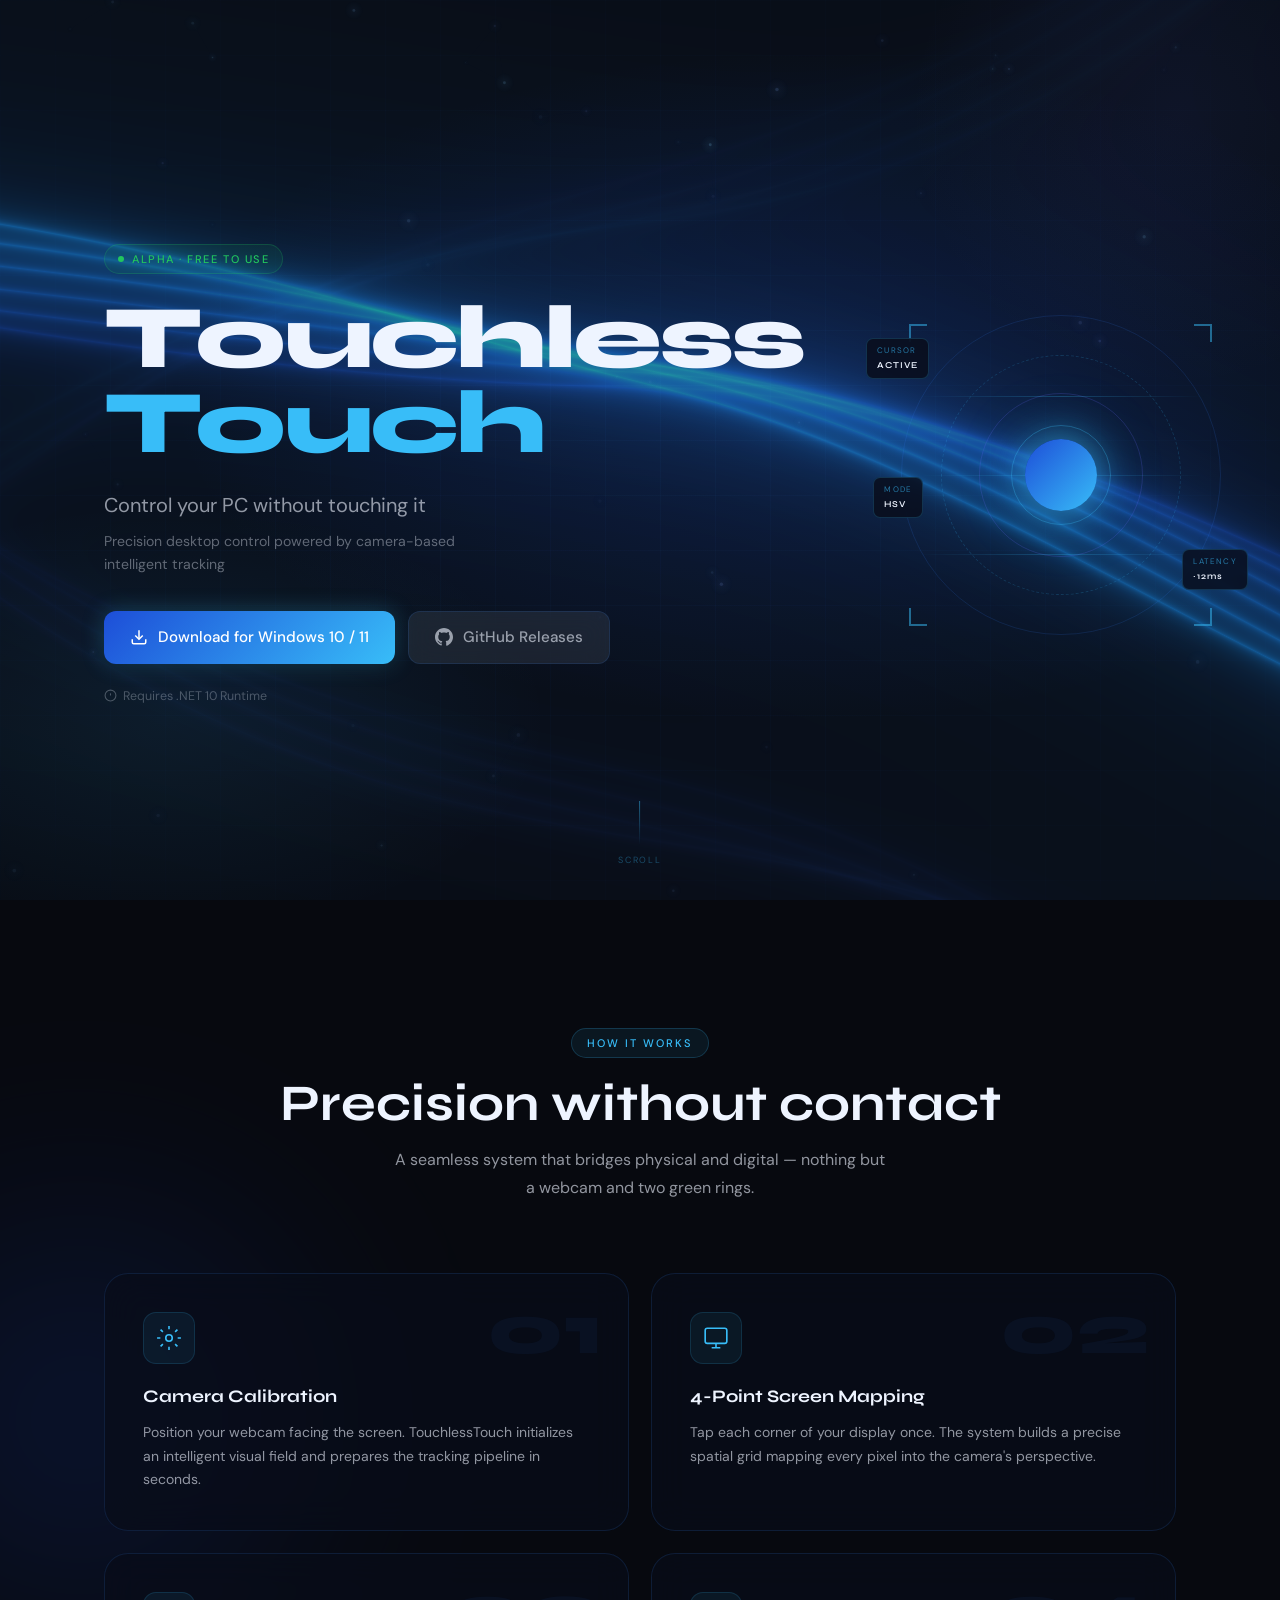
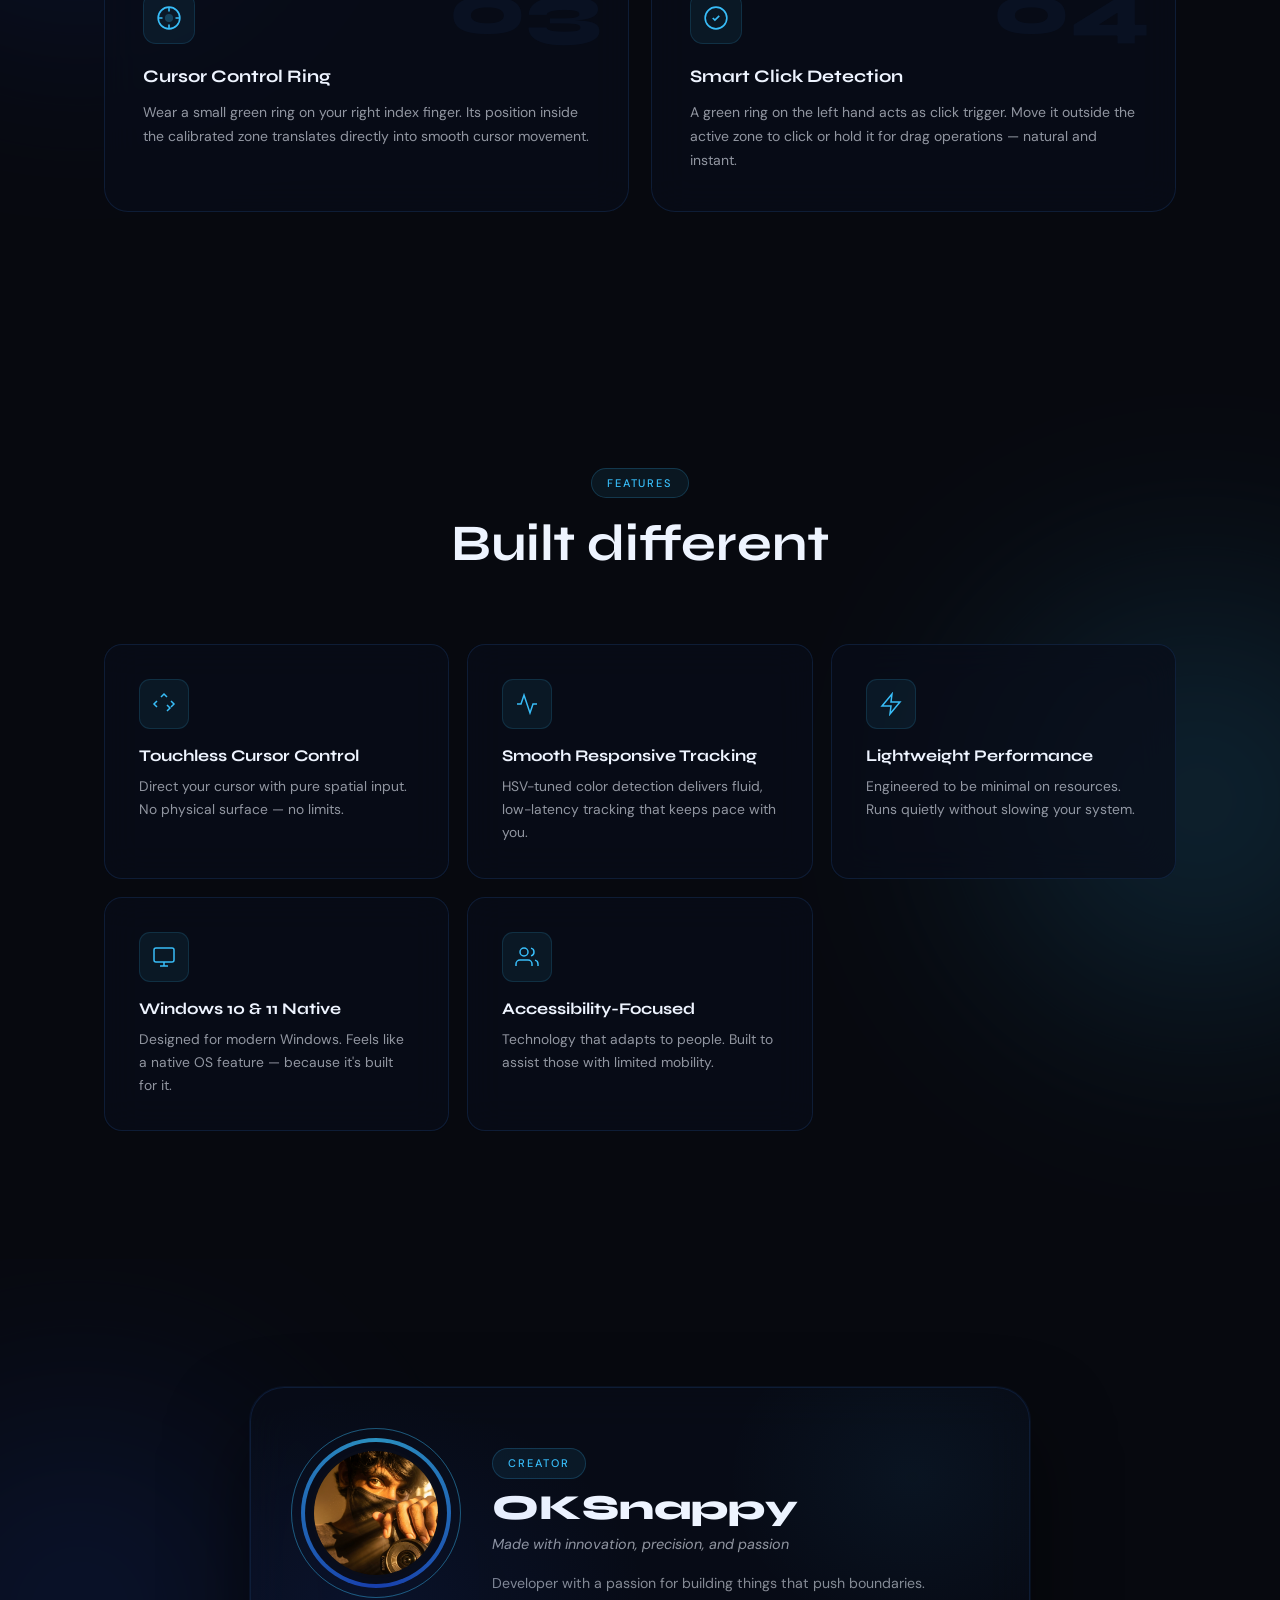
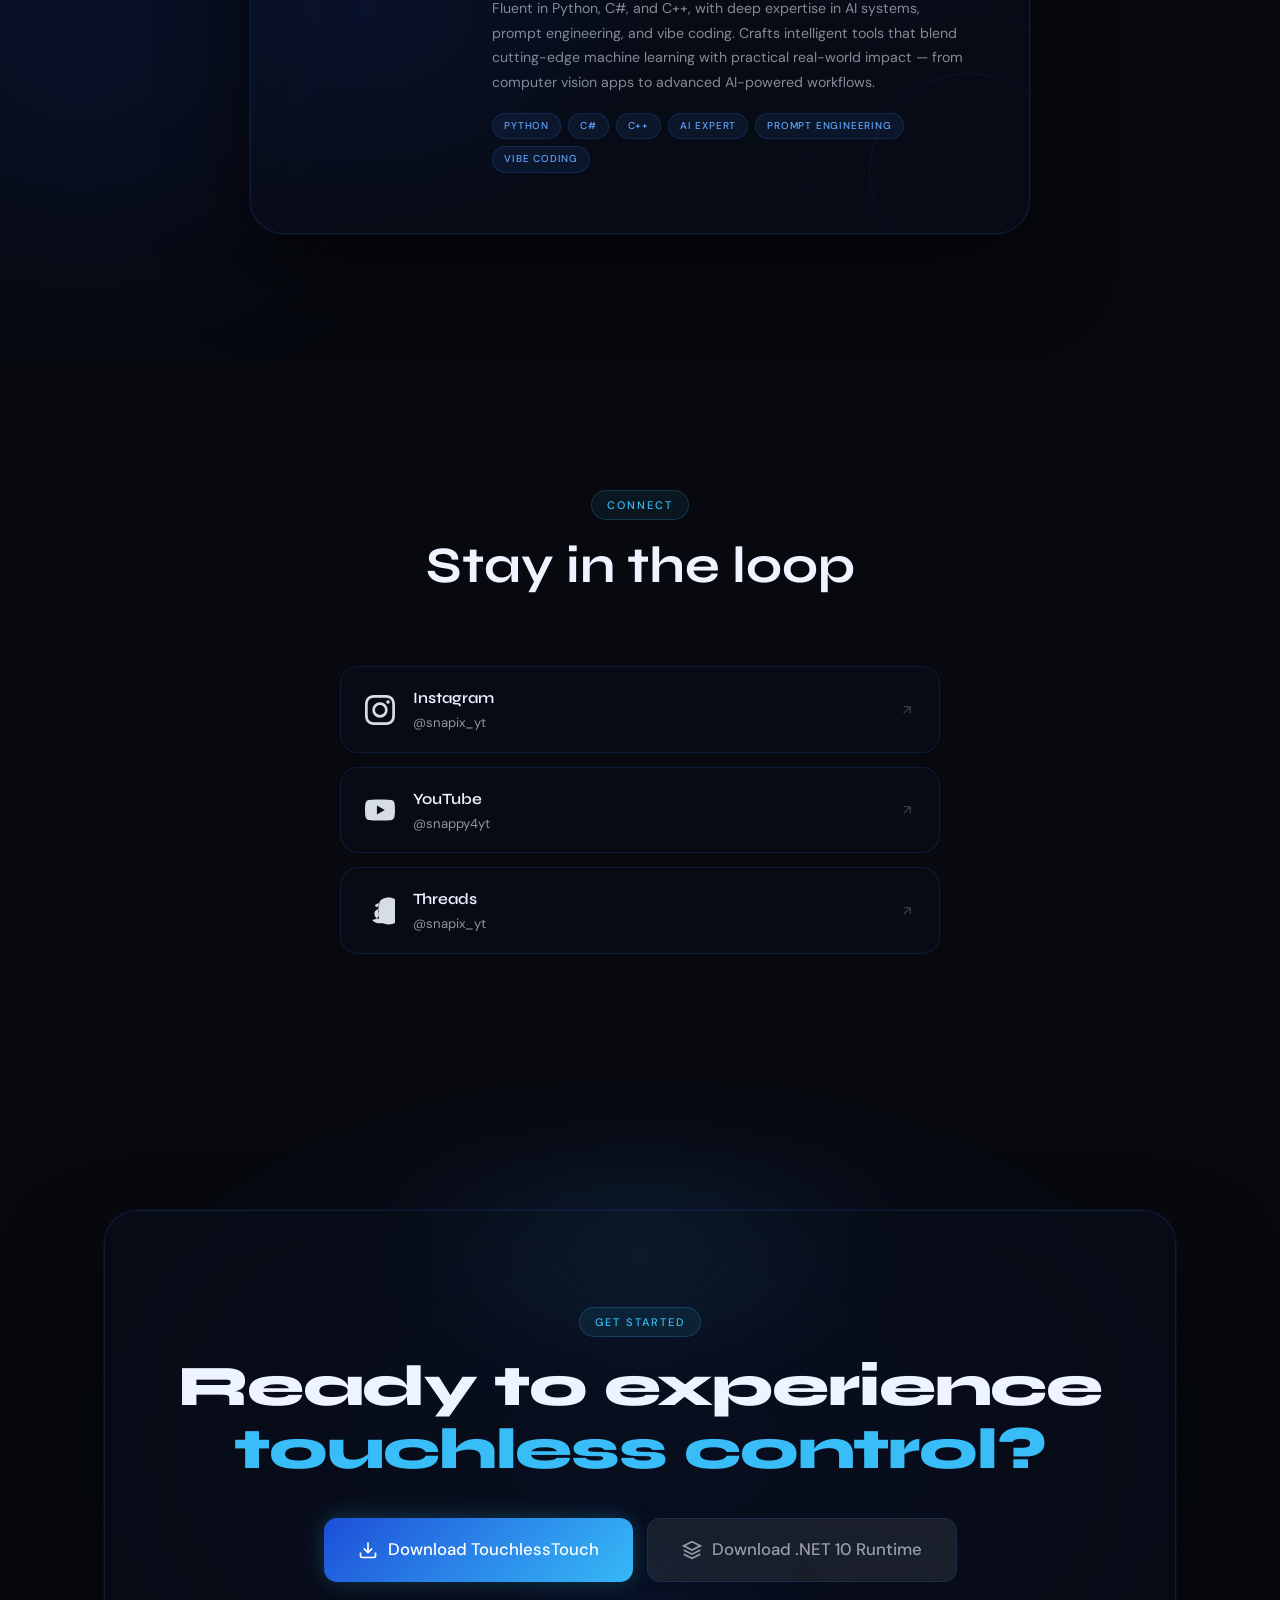
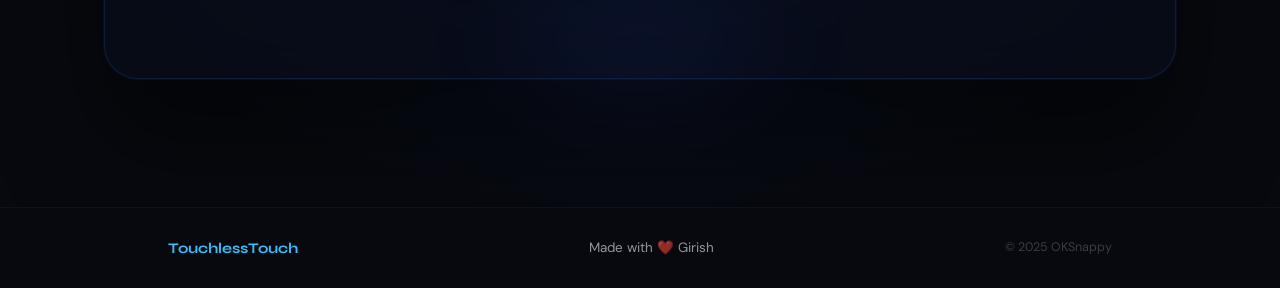
<file: index.html>
<!DOCTYPE html>
<html lang="en">
<head>
  <meta charset="UTF-8" />
  <meta name="viewport" content="width=device-width, initial-scale=1.0" />
  <title>TouchlessTouch — Control Your PC Without Touching It</title>
  <meta name="description" content="Precision desktop control powered by camera-based intelligent tracking." />
  <link rel="preconnect" href="https://fonts.googleapis.com" />
  <link rel="preconnect" href="https://fonts.gstatic.com" crossorigin />
  <link href="https://fonts.googleapis.com/css2?family=Syne:wght@400;600;700;800&family=DM+Sans:opsz,wght@9..40,300;9..40,400;9..40,500&display=swap" rel="stylesheet" />
  <link rel="stylesheet" href="style.css" />
</head>
<body>

  <!-- Custom cursor rings (desktop) -->
  <div class="cur-outer" id="curOuter"></div>
  <div class="cur-inner" id="curInner"></div>

  <!-- Click spark canvas -->
  <canvas id="sparkCanvas"></canvas>

  <!-- Floating lines background canvas (WebGL) -->
  <canvas id="linesCanvas"></canvas>

  <!-- Particle canvas -->
  <canvas id="bgCanvas"></canvas>

  <!-- INTRO TITLE OVERLAY -->
  <div class="intro-overlay" id="introOverlay">
    <div class="intro-content">
      <div class="intro-title" id="introTitle">
        <span class="iw">Touchless</span><span class="iw ia">Touch</span>
      </div>
      <div class="intro-sub" id="introSub">Control your PC without touching it</div>
      <div class="intro-progress">
        <div class="intro-bar" id="introBar"></div>
      </div>
    </div>
  </div>

  <!-- HERO -->
  <section class="hero" id="hero">
    <div class="hero-mesh"></div>
    <div class="hero-grid"></div>
    <div class="hero-inner">
      <div class="hero-text">
        <div class="badge reveal-up d0"><span class="bdot"></span>Alpha · Free to Use</div>
        <h1 class="hero-h reveal-up d1"><span>Touchless</span><br/><span class="ac">Touch</span></h1>
        <p class="hero-sub reveal-up d2">Control your PC without touching it</p>
        <p class="hero-micro reveal-up d3">Precision desktop control powered by camera-based intelligent tracking</p>
        <div class="hero-btns reveal-up d4">
          <a href="https://github.com/Snapix/TouchlessTouch/releases" class="btn bp" target="_blank" rel="noopener">
            <span class="bshine"></span>
            <svg width="18" height="18" viewBox="0 0 24 24" fill="none" stroke="currentColor" stroke-width="2"><path d="M21 15v4a2 2 0 0 1-2 2H5a2 2 0 0 1-2-2v-4"/><polyline points="7 10 12 15 17 10"/><line x1="12" y1="15" x2="12" y2="3"/></svg>
            Download for Windows 10 / 11
          </a>
          <a href="https://github.com/Snapix/TouchlessTouch/releases" class="btn bg" target="_blank" rel="noopener">
            <svg width="18" height="18" viewBox="0 0 24 24" fill="currentColor"><path d="M12 0C5.37 0 0 5.37 0 12c0 5.3 3.438 9.8 8.205 11.387.6.113.82-.258.82-.577 0-.285-.01-1.04-.015-2.04-3.338.724-4.042-1.61-4.042-1.61C4.422 18.07 3.633 17.7 3.633 17.7c-1.087-.744.084-.729.084-.729 1.205.084 1.838 1.236 1.838 1.236 1.07 1.835 2.809 1.305 3.495.998.108-.776.417-1.305.76-1.605-2.665-.3-5.466-1.332-5.466-5.93 0-1.31.465-2.38 1.235-3.22-.135-.303-.54-1.523.105-3.176 0 0 1.005-.322 3.3 1.23.96-.267 1.98-.399 3-.405 1.02.006 2.04.138 3 .405 2.28-1.552 3.285-1.23 3.285-1.23.645 1.653.24 2.873.12 3.176.765.84 1.23 1.91 1.23 3.22 0 4.61-2.805 5.625-5.475 5.92.42.36.81 1.096.81 2.22 0 1.606-.015 2.896-.015 3.286 0 .315.21.69.825.57C20.565 21.795 24 17.295 24 12c0-6.63-5.37-12-12-12"/></svg>
            GitHub Releases
          </a>
        </div>
        <p class="sysreq reveal-up d5">
          <svg width="13" height="13" viewBox="0 0 24 24" fill="none" stroke="currentColor" stroke-width="2"><circle cx="12" cy="12" r="10"/><line x1="12" y1="8" x2="12" y2="12"/><line x1="12" y1="16" x2="12.01" y2="16"/></svg>
          Requires .NET 10 Runtime
        </p>
      </div>

      <div class="hero-vis reveal-up d2" id="heroVis">
        <div class="vis-frame">
          <div class="vis-orb"></div>
          <div class="vis-ring vr1"></div>
          <div class="vis-ring vr2"></div>
          <div class="vis-ring vr3"></div>
          <div class="vis-ring vr4"></div>
          <div class="vis-hline vhl1"></div>
          <div class="vis-hline vhl2"></div>
          <div class="vis-hline vhl3"></div>
          <div class="vis-corner vc-tl"></div>
          <div class="vis-corner vc-tr"></div>
          <div class="vis-corner vc-bl"></div>
          <div class="vis-corner vc-br"></div>
          <div class="vis-chip vchip1"><span>CURSOR</span><em>ACTIVE</em></div>
          <div class="vis-chip vchip2"><span>LATENCY</span><em>~12ms</em></div>
          <div class="vis-chip vchip3"><span>MODE</span><em>HSV</em></div>
        </div>
      </div>
    </div>
    <div class="scroll-hint"><div class="shl"></div><span>scroll</span></div>
  </section>

  <!-- HOW IT WORKS -->
  <section class="hiw section-pad" id="howItWorks">
    <div class="sglow sg-left"></div>
    <div class="container">
      <div class="sh reveal-up">
        <div class="ltag">How It Works</div>
        <h2 class="stitle">Precision without contact</h2>
        <p class="sdesc">A seamless system that bridges physical and digital — nothing but a webcam and two green rings.</p>
      </div>
      <div class="steps-grid">
        <div class="step-card reveal-side d0" data-n="01">
          <div class="si"><svg width="26" height="26" viewBox="0 0 24 24" fill="none" stroke="currentColor" stroke-width="1.5"><circle cx="12" cy="12" r="3"/><path d="M12 1v3M12 20v3M4.22 4.22l2.12 2.12M17.66 17.66l2.12 2.12M1 12h3M20 12h3M4.22 19.78l2.12-2.12M17.66 6.34l2.12-2.12"/></svg></div>
          <h3>Camera Calibration</h3>
          <p>Position your webcam facing the screen. TouchlessTouch initializes an intelligent visual field and prepares the tracking pipeline in seconds.</p>
        </div>
        <div class="step-card reveal-side d1" data-n="02">
          <div class="si"><svg width="26" height="26" viewBox="0 0 24 24" fill="none" stroke="currentColor" stroke-width="1.5"><rect x="2" y="3" width="20" height="14" rx="2"/><line x1="8" y1="21" x2="16" y2="21"/><line x1="12" y1="17" x2="12" y2="21"/></svg></div>
          <h3>4-Point Screen Mapping</h3>
          <p>Tap each corner of your display once. The system builds a precise spatial grid mapping every pixel into the camera's perspective.</p>
        </div>
        <div class="step-card reveal-side d2" data-n="03">
          <div class="si"><svg width="26" height="26" viewBox="0 0 24 24" fill="none" stroke="currentColor" stroke-width="1.5"><circle cx="12" cy="12" r="10"/><circle cx="12" cy="12" r="3" fill="currentColor" opacity=".25"/><path d="M12 2v4M12 18v4M2 12h4M18 12h4"/></svg></div>
          <h3>Cursor Control Ring</h3>
          <p>Wear a small green ring on your right index finger. Its position inside the calibrated zone translates directly into smooth cursor movement.</p>
        </div>
        <div class="step-card reveal-side d3" data-n="04">
          <div class="si"><svg width="26" height="26" viewBox="0 0 24 24" fill="none" stroke="currentColor" stroke-width="1.5"><path d="M9 12l2 2 4-4"/><circle cx="12" cy="12" r="10"/></svg></div>
          <h3>Smart Click Detection</h3>
          <p>A green ring on the left hand acts as click trigger. Move it outside the active zone to click or hold it for drag operations — natural and instant.</p>
        </div>
      </div>
    </div>
  </section>

  <!-- FEATURES -->
  <section class="features section-pad" id="features">
    <div class="sglow sg-right"></div>
    <div class="container">
      <div class="sh reveal-up">
        <div class="ltag">Features</div>
        <h2 class="stitle">Built different</h2>
      </div>
      <div class="feat-grid">
        <div class="fc reveal-scale d0"><div class="fcg"></div><div class="fi"><svg width="24" height="24" viewBox="0 0 24 24" fill="none" stroke="currentColor" stroke-width="1.5"><path d="M5 9l-3 3 3 3M9 5l3-3 3 3M15 19l3-3-3-3M19 9l3 3-3 3"/></svg></div><h3>Touchless Cursor Control</h3><p>Direct your cursor with pure spatial input. No physical surface — no limits.</p></div>
        <div class="fc reveal-scale d1"><div class="fcg"></div><div class="fi"><svg width="24" height="24" viewBox="0 0 24 24" fill="none" stroke="currentColor" stroke-width="1.5"><polyline points="22 12 18 12 15 21 9 3 6 12 2 12"/></svg></div><h3>Smooth Responsive Tracking</h3><p>HSV-tuned color detection delivers fluid, low-latency tracking that keeps pace with you.</p></div>
        <div class="fc reveal-scale d2"><div class="fcg"></div><div class="fi"><svg width="24" height="24" viewBox="0 0 24 24" fill="none" stroke="currentColor" stroke-width="1.5"><path d="M13 2L3 14h9l-1 8 10-12h-9l1-8z"/></svg></div><h3>Lightweight Performance</h3><p>Engineered to be minimal on resources. Runs quietly without slowing your system.</p></div>
        <div class="fc reveal-scale d3"><div class="fcg"></div><div class="fi"><svg width="24" height="24" viewBox="0 0 24 24" fill="none" stroke="currentColor" stroke-width="1.5"><rect x="2" y="3" width="20" height="14" rx="2"/><path d="M8 21h8M12 17v4"/></svg></div><h3>Windows 10 &amp; 11 Native</h3><p>Designed for modern Windows. Feels like a native OS feature — because it's built for it.</p></div>
        <div class="fc reveal-scale d4"><div class="fcg"></div><div class="fi"><svg width="24" height="24" viewBox="0 0 24 24" fill="none" stroke="currentColor" stroke-width="1.5"><path d="M17 21v-2a4 4 0 0 0-4-4H5a4 4 0 0 0-4 4v2"/><circle cx="9" cy="7" r="4"/><path d="M23 21v-2a4 4 0 0 0-3-3.87M16 3.13a4 4 0 0 1 0 7.75"/></svg></div><h3>Accessibility-Focused</h3><p>Technology that adapts to people. Built to assist those with limited mobility.</p></div>
      </div>
    </div>
  </section>

  <!-- CREATOR -->
  <section class="creator section-pad" id="creator">
    <div class="sglow sg-left"></div>
    <div class="container">
      <div class="creator-card reveal-up">
        <div class="cc-blur"></div>
        <div class="cc-avatar-wrap" id="avatarWrap">
          <div class="cc-ring-outer"></div>
          <div class="cc-ring-inner"></div>
          <div class="cc-pulse"></div>
          <img src="profile.jpeg" alt="OKSnappy" class="cc-img" id="creatorImg" />
          <div class="cc-fallback">
            <svg width="52" height="52" viewBox="0 0 24 24" fill="none" stroke="currentColor" stroke-width="1.5"><path d="M20 21v-2a4 4 0 0 0-4-4H8a4 4 0 0 0-4 4v2"/><circle cx="12" cy="7" r="4"/></svg>
          </div>
        </div>
        <div class="cc-info">
          <div class="ltag">Creator</div>
          <h2 class="cc-name">OKSnappy</h2>
          <p class="cc-role">Made with innovation, precision, and passion</p>
          <p class="cc-bio">Developer with a passion for building things that push boundaries. Fluent in Python, C#, and C++, with deep expertise in AI systems, prompt engineering, and vibe coding. Crafts intelligent tools that blend cutting-edge machine learning with practical real-world impact — from computer vision apps to advanced AI-powered workflows.</p>
          <div class="cc-tags">
            <span>Python</span><span>C#</span><span>C++</span><span>AI Expert</span><span>Prompt Engineering</span><span>Vibe Coding</span>
          </div>
        </div>
        <div class="cc-deco"><div class="cd1"></div><div class="cd2"></div></div>
      </div>
    </div>
  </section>

  <!-- SOCIAL -->
  <section class="social section-pad" id="social">
    <div class="container">
      <div class="sh reveal-up"><div class="ltag">Connect</div><h2 class="stitle">Stay in the loop</h2></div>
      <div class="soc-grid">
        <a href="https://instagram.com/snapix_yt" class="soc-card reveal-scale d0" target="_blank" rel="noopener">
          <div class="scg" style="--sg:#e1306c"></div>
          <svg class="soc-ico" viewBox="0 0 24 24" fill="currentColor"><path d="M12 2.163c3.204 0 3.584.012 4.85.07 3.252.148 4.771 1.691 4.919 4.919.058 1.265.069 1.645.069 4.849 0 3.205-.012 3.584-.069 4.849-.149 3.225-1.664 4.771-4.919 4.919-1.266.058-1.644.07-4.85.07-3.204 0-3.584-.012-4.849-.07-3.26-.149-4.771-1.699-4.919-4.92-.058-1.265-.07-1.644-.07-4.849 0-3.204.013-3.583.07-4.849.149-3.227 1.664-4.771 4.919-4.919 1.266-.057 1.645-.069 4.849-.069zM12 0C8.741 0 8.333.014 7.053.072 2.695.272.273 2.69.073 7.052.014 8.333 0 8.741 0 12c0 3.259.014 3.668.072 4.948.2 4.358 2.618 6.78 6.98 6.98C8.333 23.986 8.741 24 12 24c3.259 0 3.668-.014 4.948-.072 4.354-.2 6.782-2.618 6.979-6.98.059-1.28.073-1.689.073-4.948 0-3.259-.014-3.667-.072-4.947-.196-4.354-2.617-6.78-6.979-6.98C15.668.014 15.259 0 12 0zm0 5.838a6.162 6.162 0 1 0 0 12.324 6.162 6.162 0 0 0 0-12.324zM12 16a4 4 0 1 1 0-8 4 4 0 0 1 0 8zm6.406-11.845a1.44 1.44 0 1 0 0 2.881 1.44 1.44 0 0 0 0-2.881z"/></svg>
          <div class="sot"><span class="son">Instagram</span><span class="soh">@snapix_yt</span></div>
          <svg class="soa" width="16" height="16" viewBox="0 0 24 24" fill="none" stroke="currentColor" stroke-width="2"><path d="M7 17L17 7M17 7H7M17 7v10"/></svg>
        </a>
        <a href="https://www.youtube.com/@snappy4yt" class="soc-card reveal-scale d1" target="_blank" rel="noopener">
          <div class="scg" style="--sg:#ff0000"></div>
          <svg class="soc-ico" viewBox="0 0 24 24" fill="currentColor"><path d="M23.498 6.186a3.016 3.016 0 0 0-2.122-2.136C19.505 3.545 12 3.545 12 3.545s-7.505 0-9.377.505A3.017 3.017 0 0 0 .502 6.186C0 8.07 0 12 0 12s0 3.93.502 5.814a3.016 3.016 0 0 0 2.122 2.136c1.871.505 9.376.505 9.376.505s7.505 0 9.377-.505a3.015 3.015 0 0 0 2.122-2.136C24 15.93 24 12 24 12s0-3.93-.502-5.814zM9.545 15.568V8.432L15.818 12l-6.273 3.568z"/></svg>
          <div class="sot"><span class="son">YouTube</span><span class="soh">@snappy4yt</span></div>
          <svg class="soa" width="16" height="16" viewBox="0 0 24 24" fill="none" stroke="currentColor" stroke-width="2"><path d="M7 17L17 7M17 7H7M17 7v10"/></svg>
        </a>
        <a href="https://www.threads.com/@snapix_yt" class="soc-card reveal-scale d2" target="_blank" rel="noopener">
          <div class="scg" style="--sg:#aaaaff"></div>
          <svg class="soc-ico" viewBox="0 0 192 192" fill="currentColor"><path d="M141.537 88.988a66.667 66.667 0 0 0-2.518-1.143c-1.482-27.307-16.403-42.94-41.457-43.1h-.34c-14.986 0-27.449 6.396-35.12 18.036l13.779 9.452c5.73-8.695 14.724-10.548 21.348-10.548h.23c8.248.053 14.474 2.452 18.502 7.13 2.932 3.405 4.893 8.11 5.864 14.05-7.314-1.244-15.224-1.626-23.68-1.14-23.82 1.371-39.134 15.264-38.105 34.568.522 9.792 5.4 18.216 13.735 23.719 7.047 4.652 16.124 6.927 25.557 6.412 12.458-.683 22.231-5.436 29.049-14.127 5.178-6.6 8.452-15.153 9.899-25.93 5.937 3.583 10.337 8.298 12.767 13.966 4.132 9.635 4.373 25.468-8.546 38.376-11.319 11.308-24.925 16.2-45.488 16.351-22.809-.169-40.06-7.484-51.275-21.742C91.021 146.302 87 127.005 87 96.001c0-31.003 4.021-50.301 13.245-64.371C111.46 17.371 128.711 10.056 151.52 9.887c22.976.17 40.86 7.518 53.164 21.836C212.033 44.498 216 63.831 216 96.001c0 32.169-3.967 51.502-11.316 64.278-12.304 14.318-30.188 21.666-53.164 21.836-23.81-.17-42.058-7.501-54.35-21.836C88.924 147.504 84.958 128.17 84.958 96.001c0-32.17 3.966-51.503 11.312-64.278 12.294-14.335 30.54-21.666 54.35-21.836Z"/></svg>
          <div class="sot"><span class="son">Threads</span><span class="soh">@snapix_yt</span></div>
          <svg class="soa" width="16" height="16" viewBox="0 0 24 24" fill="none" stroke="currentColor" stroke-width="2"><path d="M7 17L17 7M17 7H7M17 7v10"/></svg>
        </a>
      </div>
    </div>
  </section>

  <!-- DOWNLOAD CTA -->
  <section class="dl-cta section-pad" id="download">
    <div class="cta-mesh"></div>
    <div class="container">
      <div class="cta-box reveal-up">
        <div class="cta-gt"></div>
        <div class="ltag">Get Started</div>
        <h2 class="cta-h">Ready to experience<br/><span class="ac">touchless control?</span></h2>
        <div class="cta-btns">
          <a href="https://github.com/Snapix/TouchlessTouch/releases" class="btn bp blg" target="_blank" rel="noopener">
            <span class="bshine"></span>
            <svg width="20" height="20" viewBox="0 0 24 24" fill="none" stroke="currentColor" stroke-width="2"><path d="M21 15v4a2 2 0 0 1-2 2H5a2 2 0 0 1-2-2v-4"/><polyline points="7 10 12 15 17 10"/><line x1="12" y1="15" x2="12" y2="3"/></svg>
            Download TouchlessTouch
          </a>
          <a href="https://dotnet.microsoft.com/en-us/download/dotnet/10.0" class="btn bg blg" target="_blank" rel="noopener">
            <svg width="20" height="20" viewBox="0 0 24 24" fill="none" stroke="currentColor" stroke-width="2"><path d="M12 2L2 7l10 5 10-5-10-5z"/><path d="M2 17l10 5 10-5M2 12l10 5 10-5"/></svg>
            Download .NET 10 Runtime
          </a>
        </div>
        <div class="cta-gb"></div>
      </div>
    </div>
  </section>

  <!-- FOOTER -->
  <footer class="footer">
    <div class="container">
      <div class="footer-in">
        <span class="flogo">TouchlessTouch</span>
        <span class="flove">Made with ❤️ Girish</span>
        <span class="fcopy">© 2025 OKSnappy</span>
      </div>
    </div>
  </footer>

  <script src="script.js"></script>
</body>
</html>
</file>
<file: style.css>
/* ── RESET ── */
*,*::before,*::after{box-sizing:border-box;margin:0;padding:0}
:root{
  --b0:#07090f;--b1:#090d1a;--b2:#0d1525;--b3:#112040;
  --b4:#1a3a6b;--b5:#1d4ed8;--b6:#3b82f6;--b7:#60a5fa;
  --neon:#38bdf8;--neon2:rgba(56,189,248,.18);--neon3:rgba(56,189,248,.35);
  --g:#22c55e;
  --w:#eef4ff;--w6:rgba(238,244,255,.6);--w2:rgba(238,244,255,.2);--w08:rgba(238,244,255,.08);--w04:rgba(238,244,255,.04);
  --glass:rgba(9,13,26,.72);--gb:rgba(56,130,240,.15);--gbh:rgba(56,189,248,.35);
  --r-sm:10px;--r-md:18px;--r-lg:24px;--r-xl:34px;
  --fh:'Syne',sans-serif;--fb:'DM Sans',sans-serif;
  --sp:clamp(80px,10vw,130px);--cw:1200px;
}
html{scroll-behavior:smooth}
body{background:var(--b0);color:var(--w);font-family:var(--fb);font-size:16px;line-height:1.65;overflow-x:hidden;-webkit-font-smoothing:antialiased;cursor:none}
a{text-decoration:none;color:inherit}
img{max-width:100%;display:block}

/* ── CURSOR (desktop) ── */
.cur-outer,.cur-inner{
  position:fixed;border-radius:50%;pointer-events:none;z-index:9999;top:0;left:0;
  transform:translate(-50%,-50%);transition-property:width,height,opacity;
}
.cur-outer{
  width:38px;height:38px;border:1.5px solid rgba(56,189,248,.5);
  transition:width .25s,height .25s,border-color .25s,transform .12s ease;
  mix-blend-mode:normal;
}
.cur-inner{
  width:8px;height:8px;background:var(--neon);
  transition:transform .06s ease,width .15s,height .15s;
  box-shadow:0 0 10px var(--neon),0 0 20px rgba(56,189,248,.4);
}
body.hovering .cur-outer{width:56px;height:56px;border-color:var(--neon);border-width:2px}
body.clicking .cur-inner{width:4px;height:4px}
@media(hover:none){.cur-outer,.cur-inner{display:none}}

/* ── CANVASES ── */
#sparkCanvas,#linesCanvas,#bgCanvas{
  position:fixed;inset:0;width:100%;height:100%;pointer-events:none;
}
#linesCanvas{z-index:1;opacity:.55;mix-blend-mode:screen}
#bgCanvas{z-index:2;opacity:.45}
#sparkCanvas{z-index:9998}

/* ── INTRO OVERLAY ── */
.intro-overlay{
  position:fixed;inset:0;z-index:9000;
  background:var(--b0);
  display:flex;align-items:center;justify-content:center;
  flex-direction:column;
  transition:opacity .8s ease,visibility .8s ease;
}
.intro-overlay.gone{opacity:0;visibility:hidden;pointer-events:none}
.intro-content{text-align:center}
.intro-title{
  font-family:var(--fh);font-size:clamp(3rem,10vw,8rem);
  font-weight:800;letter-spacing:-.04em;line-height:1;
  margin-bottom:16px;
  filter:blur(20px);opacity:0;
  animation:introBlurIn 1.2s cubic-bezier(.22,1,.36,1) .3s forwards;
}
.intro-title .iw{color:var(--w)}
.intro-title .ia{color:var(--neon);margin-left:.12em}
.intro-sub{
  font-size:clamp(.9rem,2vw,1.1rem);color:var(--w6);letter-spacing:.04em;
  opacity:0;animation:introFadeUp .8s ease 1.2s forwards;
  margin-bottom:28px;
}
.intro-progress{
  width:180px;height:2px;background:rgba(56,189,248,.12);
  border-radius:2px;margin:0 auto;overflow:hidden;
}
.intro-bar{
  height:100%;width:0;background:linear-gradient(90deg,var(--b5),var(--neon));
  animation:introProgress 3.5s cubic-bezier(.4,0,.2,1) .5s forwards;
}
@keyframes introBlurIn{
  0%{filter:blur(20px);opacity:0;transform:scale(.96)}
  60%{filter:blur(0px);opacity:1;transform:scale(1.02)}
  100%{filter:blur(0px);opacity:1;transform:scale(1)}
}
@keyframes introFadeUp{from{opacity:0;transform:translateY(12px)}to{opacity:1;transform:none}}
@keyframes introProgress{from{width:0}to{width:100%}}

/* ── CONTAINER ── */
.container{max-width:var(--cw);margin:0 auto;padding:0 clamp(20px,5vw,64px);position:relative;z-index:3}
.section-pad{padding:var(--sp) 0;position:relative;overflow:hidden}

/* ── SECTION GLOWS ── */
.sglow{position:absolute;width:600px;height:600px;border-radius:50%;pointer-events:none;z-index:0;filter:blur(110px);opacity:.22}
.sg-left{background:radial-gradient(circle,var(--b5) 0%,transparent 70%);left:-220px;top:50%;transform:translateY(-50%)}
.sg-right{background:radial-gradient(circle,var(--neon) 0%,transparent 70%);right:-220px;top:50%;transform:translateY(-50%)}

/* ── SECTION HEADER ── */
.sh{text-align:center;margin-bottom:clamp(48px,6vw,72px)}
.ltag{
  display:inline-flex;align-items:center;gap:8px;
  font-size:11px;font-weight:500;letter-spacing:.18em;text-transform:uppercase;
  color:var(--neon);background:rgba(56,189,248,.08);border:1px solid rgba(56,189,248,.2);
  padding:5px 15px;border-radius:100px;margin-bottom:18px;
}
.stitle{font-family:var(--fh);font-size:clamp(2rem,4vw,3.2rem);font-weight:700;color:var(--w);line-height:1.1;margin-bottom:14px}
.sdesc{font-size:1rem;color:var(--w6);max-width:500px;margin:0 auto;line-height:1.7}
.ac{color:var(--neon)}

/* ── REVEAL ANIMATIONS ── */
.reveal-up,.reveal-side,.reveal-scale{
  opacity:0;
  transition:opacity .75s cubic-bezier(.22,1,.36,1),transform .75s cubic-bezier(.22,1,.36,1);
}
.reveal-up{transform:translateY(36px)}
.reveal-side{transform:translateX(-28px)}
.reveal-scale{transform:translateY(28px) scale(.95)}
.revealed.reveal-up{opacity:1;transform:none}
.revealed.reveal-side{opacity:1;transform:none}
.revealed.reveal-scale{opacity:1;transform:none}
.d0{transition-delay:0s}.d1{transition-delay:.1s}.d2{transition-delay:.2s}
.d3{transition-delay:.3s}.d4{transition-delay:.4s}.d5{transition-delay:.5s}

/* ── BUTTONS ── */
.btn{
  display:inline-flex;align-items:center;gap:10px;
  font-family:var(--fb);font-size:.95rem;font-weight:500;
  padding:13px 26px;border-radius:12px;cursor:none;
  position:relative;overflow:hidden;white-space:nowrap;
  transition:transform .25s cubic-bezier(.22,1,.36,1),box-shadow .25s ease;
}
.bp{
  background:linear-gradient(135deg,var(--b5),var(--neon));color:#fff;
  box-shadow:0 0 22px rgba(56,189,248,.28),0 4px 14px rgba(0,0,0,.4);
}
.bp:hover{transform:translateY(-2px) scale(1.02);box-shadow:0 0 36px rgba(56,189,248,.5),0 8px 22px rgba(0,0,0,.5)}
.bg{background:var(--w08);border:1px solid var(--gb);color:var(--w6);backdrop-filter:blur(12px)}
.bg:hover{border-color:var(--gbh);color:var(--w);background:rgba(56,130,240,.12);transform:translateY(-2px)}
.blg{font-size:1.05rem;padding:17px 34px;border-radius:13px}
.bshine{
  position:absolute;top:0;left:-100%;width:55%;height:100%;
  background:linear-gradient(90deg,transparent,rgba(255,255,255,.17),transparent);
  transition:left .5s ease;pointer-events:none;
}
.bp:hover .bshine{left:150%}

/* ── HERO ── */
.hero{
  min-height:100vh;display:flex;flex-direction:column;
  justify-content:center;position:relative;overflow:hidden;
  padding:110px 0 60px;
}
.hero-mesh{
  position:absolute;inset:0;z-index:0;
  background:
    radial-gradient(ellipse 80% 60% at 62% 38%,rgba(29,78,216,.18) 0%,transparent 62%),
    radial-gradient(ellipse 50% 40% at 8% 80%,rgba(56,189,248,.08) 0%,transparent 60%),
    radial-gradient(ellipse 35% 50% at 92% 12%,rgba(99,102,241,.07) 0%,transparent 60%);
  animation:meshFloat 12s ease-in-out infinite alternate;
}
@keyframes meshFloat{
  0%{filter:hue-rotate(0deg)}
  100%{filter:hue-rotate(10deg)}
}
.hero-grid{
  position:absolute;inset:0;z-index:0;
  background-image:linear-gradient(rgba(56,130,246,.04) 1px,transparent 1px),linear-gradient(90deg,rgba(56,130,246,.04) 1px,transparent 1px);
  background-size:55px 55px;
  mask-image:radial-gradient(ellipse 90% 80% at 50% 50%,black,transparent);
}
.hero-inner{
  max-width:var(--cw);margin:0 auto;
  padding:0 clamp(20px,5vw,64px);
  display:grid;grid-template-columns:1fr 1fr;
  gap:clamp(40px,6vw,90px);align-items:center;
  position:relative;z-index:3;width:100%;
}
.hero-text{display:flex;flex-direction:column}
.badge{
  display:inline-flex;align-items:center;gap:8px;
  font-size:11px;font-weight:500;letter-spacing:.14em;text-transform:uppercase;
  color:var(--g);background:rgba(34,197,94,.08);border:1px solid rgba(34,197,94,.22);
  padding:5px 13px;border-radius:100px;width:fit-content;margin-bottom:22px;
}
.bdot{width:6px;height:6px;border-radius:50%;background:var(--g);animation:blink 2s ease infinite}
@keyframes blink{0%,100%{opacity:1}50%{opacity:.2}}
.hero-h{
  font-family:var(--fh);font-size:clamp(3.2rem,7vw,6rem);
  font-weight:800;line-height:.95;letter-spacing:-.03em;color:var(--w);
  margin-bottom:24px;
}
.hero-sub{font-size:clamp(1rem,2vw,1.25rem);color:var(--w6);margin-bottom:10px;line-height:1.5}
.hero-micro{font-size:.88rem;color:rgba(238,244,255,.38);line-height:1.65;margin-bottom:34px;max-width:400px}
.hero-btns{display:flex;flex-wrap:wrap;gap:13px;margin-bottom:22px}
.sysreq{display:inline-flex;align-items:center;gap:6px;font-size:.78rem;color:rgba(238,244,255,.28)}

/* ── HERO VISUAL ── */
.hero-vis{position:relative;display:flex;align-items:center;justify-content:center}
.vis-frame{
  position:relative;width:360px;height:360px;
  flex-shrink:0;
}
.vis-orb{
  position:absolute;top:50%;left:50%;transform:translate(-50%,-50%);
  width:72px;height:72px;border-radius:50%;
  background:linear-gradient(135deg,var(--b5),var(--neon));
  box-shadow:0 0 40px rgba(56,189,248,.7),0 0 80px rgba(56,189,248,.2);
  animation:orbPulse 3s ease-in-out infinite;
  z-index:2;
}
@keyframes orbPulse{
  0%,100%{box-shadow:0 0 40px rgba(56,189,248,.7),0 0 80px rgba(56,189,248,.2)}
  50%{box-shadow:0 0 60px rgba(56,189,248,.9),0 0 120px rgba(56,189,248,.35)}
}
.vis-ring{
  position:absolute;top:50%;left:50%;transform:translate(-50%,-50%);
  border-radius:50%;border:1px solid;
}
.vr1{width:320px;height:320px;border-color:rgba(56,130,246,.15);animation:spin 28s linear infinite}
.vr2{width:240px;height:240px;border-color:rgba(56,189,248,.18);border-style:dashed;animation:spin 18s linear infinite reverse}
.vr3{width:164px;height:164px;border-color:rgba(99,102,241,.22);animation:spin 12s linear infinite}
.vr4{width:100px;height:100px;border-color:rgba(56,189,248,.3);animation:spin 8s linear infinite reverse}
@keyframes spin{from{transform:translate(-50%,-50%) rotate(0deg)}to{transform:translate(-50%,-50%) rotate(360deg)}}

/* Scan lines */
.vis-hline{
  position:absolute;left:10%;width:80%;height:1px;
  background:linear-gradient(90deg,transparent,rgba(56,189,248,.25),transparent);
}
.vhl1{top:28%;animation:scanMove 4s ease-in-out infinite}
.vhl2{top:50%;animation:scanMove 4s ease-in-out infinite .8s}
.vhl3{top:72%;animation:scanMove 4s ease-in-out infinite 1.6s}
@keyframes scanMove{0%,100%{opacity:.2;transform:translateX(-4px)}50%{opacity:.7;transform:translateX(4px)}}

/* Corner brackets */
.vis-corner{
  position:absolute;width:18px;height:18px;
  border-color:rgba(56,189,248,.5);border-style:solid;
}
.vc-tl{top:8%;left:8%;border-width:2px 0 0 2px}
.vc-tr{top:8%;right:8%;border-width:2px 2px 0 0}
.vc-bl{bottom:8%;left:8%;border-width:0 0 2px 2px}
.vc-br{bottom:8%;right:8%;border-width:0 2px 2px 0}

/* Status chips */
.vis-chip{
  position:absolute;display:flex;flex-direction:column;gap:1px;
  background:rgba(9,13,26,.82);border:1px solid rgba(56,189,248,.2);
  border-radius:7px;padding:5px 10px;backdrop-filter:blur(8px);
  font-size:9px;letter-spacing:.1em;
}
.vis-chip span{color:rgba(56,189,248,.6);text-transform:uppercase;font-size:8px;letter-spacing:.15em}
.vis-chip em{color:var(--w);font-style:normal;font-weight:600;font-family:var(--fh)}
.vchip1{top:12%;left:-4%;animation:chipFloat 5s ease-in-out infinite}
.vchip2{bottom:18%;right:-2%;animation:chipFloat 5s ease-in-out infinite .8s}
.vchip3{bottom:38%;left:-2%;animation:chipFloat 5s ease-in-out infinite 1.6s}
@keyframes chipFloat{0%,100%{transform:translateY(0)}50%{transform:translateY(-5px)}}

.scroll-hint{
  position:absolute;bottom:32px;left:50%;transform:translateX(-50%);
  display:flex;flex-direction:column;align-items:center;gap:8px;z-index:3;
}
.shl{width:1px;height:44px;background:linear-gradient(to bottom,rgba(56,189,248,.5),transparent);animation:shlAnim 2s ease infinite}
@keyframes shlAnim{0%,100%{opacity:.5}50%{opacity:1}}
.scroll-hint span{font-size:9px;letter-spacing:.2em;text-transform:uppercase;color:rgba(56,189,248,.35)}

/* ── HOW IT WORKS ── */
.steps-grid{display:grid;grid-template-columns:repeat(2,1fr);gap:22px}
.step-card{
  background:var(--glass);border:1px solid var(--gb);border-radius:var(--r-lg);
  padding:clamp(24px,3.5vw,38px);position:relative;overflow:hidden;
  backdrop-filter:blur(18px);
  transition:border-color .3s,transform .3s cubic-bezier(.22,1,.36,1),box-shadow .3s;
}
.step-card::after{
  content:attr(data-n);position:absolute;top:20px;right:26px;
  font-family:var(--fh);font-size:4.5rem;font-weight:800;
  color:rgba(56,130,246,.05);line-height:1;pointer-events:none;
  transition:color .3s;
}
.step-card:hover{border-color:var(--gbh);transform:translateY(-4px);box-shadow:0 14px 44px rgba(0,0,0,.45),0 0 0 1px rgba(56,189,248,.18)}
.step-card:hover::after{color:rgba(56,189,248,.08)}
.si{
  width:52px;height:52px;border-radius:13px;
  background:rgba(56,189,248,.07);border:1px solid rgba(56,189,248,.15);
  display:flex;align-items:center;justify-content:center;
  color:var(--neon);margin-bottom:18px;
  transition:background .3s,box-shadow .3s;
}
.step-card:hover .si{background:rgba(56,189,248,.15);box-shadow:0 0 20px rgba(56,189,248,.18)}
.step-card h3{font-family:var(--fh);font-size:1.1rem;font-weight:700;color:var(--w);margin-bottom:10px}
.step-card p{font-size:.875rem;color:var(--w6);line-height:1.7}

/* ── FEATURES ── */
.feat-grid{display:grid;grid-template-columns:repeat(3,1fr);gap:18px}
.feat-grid .fc:nth-child(4){grid-column:1}
.feat-grid .fc:nth-child(5){grid-column:2}
.fc{
  background:var(--glass);border:1px solid var(--gb);border-radius:var(--r-md);
  padding:clamp(22px,3vw,34px);position:relative;overflow:hidden;
  backdrop-filter:blur(18px);
  transition:transform .3s cubic-bezier(.22,1,.36,1),border-color .3s,box-shadow .3s;
  cursor:default;
}
.fcg{
  position:absolute;top:-50px;left:-50px;width:180px;height:180px;
  background:radial-gradient(circle,rgba(56,189,248,.12) 0%,transparent 70%);
  pointer-events:none;opacity:0;transition:opacity .4s;
}
.fc:hover .fcg{opacity:1}
.fc:hover{border-color:var(--gbh);transform:translateY(-6px) rotateX(2deg);box-shadow:0 18px 56px rgba(0,0,0,.5),0 0 0 1px rgba(56,189,248,.18)}
.fi{
  width:50px;height:50px;border-radius:11px;
  background:rgba(56,189,248,.07);border:1px solid rgba(56,189,248,.14);
  display:flex;align-items:center;justify-content:center;
  color:var(--neon);margin-bottom:16px;transition:background .3s,box-shadow .3s;
}
.fc:hover .fi{background:rgba(56,189,248,.14);box-shadow:0 0 18px rgba(56,189,248,.22)}
.fc h3{font-family:var(--fh);font-size:1.02rem;font-weight:700;color:var(--w);margin-bottom:9px;line-height:1.3}
.fc p{font-size:.865rem;color:var(--w6);line-height:1.65}

/* ── CREATOR ── */
.creator-card{
  max-width:780px;margin:0 auto;
  background:var(--glass);border:1px solid var(--gb);border-radius:var(--r-xl);
  padding:clamp(36px,5vw,60px);
  display:grid;grid-template-columns:auto 1fr;gap:clamp(28px,4vw,52px);
  align-items:start;position:relative;overflow:hidden;
  backdrop-filter:blur(22px);
  box-shadow:0 0 0 1px rgba(56,130,246,.08),0 40px 80px rgba(0,0,0,.5);
  transition:box-shadow .4s;
}
.creator-card:hover{box-shadow:0 0 0 1px rgba(56,189,248,.22),0 40px 100px rgba(0,0,0,.6),0 0 70px rgba(56,189,248,.04)}
.cc-blur{
  position:absolute;inset:0;
  background:radial-gradient(ellipse 60% 80% at 15% 50%,rgba(29,78,216,.1) 0%,transparent 60%),
             radial-gradient(ellipse 40% 60% at 85% 20%,rgba(56,189,248,.05) 0%,transparent 60%);
  pointer-events:none;
}
.cc-avatar-wrap{
  position:relative;width:130px;height:130px;flex-shrink:0;
  animation:floatAvatar 5s ease-in-out infinite;
}
@keyframes floatAvatar{0%,100%{transform:translateY(0)}50%{transform:translateY(-8px)}}
.cc-ring-outer{
  position:absolute;inset:-10px;border-radius:50%;
  background:conic-gradient(from 0deg,var(--neon),var(--b5),var(--neon));
  animation:spin 5s linear infinite;opacity:.75;
}
.cc-ring-outer::before{content:'';position:absolute;inset:4px;background:var(--b1);border-radius:50%}
.cc-ring-inner{
  position:absolute;inset:-20px;border-radius:50%;
  border:1px solid rgba(56,189,248,.18);
  animation:spinR 10s linear infinite;
}
@keyframes spinR{from{transform:rotate(0)}to{transform:rotate(-360deg)}}
.cc-pulse{
  position:absolute;inset:-20px;border-radius:50%;
  border:1px solid rgba(56,189,248,.3);
  animation:ccPulse 3s ease-in-out infinite;
}
@keyframes ccPulse{0%,100%{transform:scale(1);opacity:.6}50%{transform:scale(1.12);opacity:0}}

/* PROFILE PIC — top crop */
.cc-img{
  position:relative;z-index:1;
  width:130px;height:130px;border-radius:50%;
  object-fit:cover;object-position:center top;
  border:3px solid var(--b1);
}
.cc-fallback{
  position:absolute;inset:0;border-radius:50%;
  background:linear-gradient(135deg,var(--b2),var(--b4));
  display:none;align-items:center;justify-content:center;color:var(--neon);z-index:1;
}
.cc-img:not([src]),
.cc-img[src=""],
.cc-img.broken{display:none}
.cc-img.broken + .cc-fallback{display:flex}

.cc-info .ltag{margin-bottom:10px}
.cc-name{font-family:var(--fh);font-size:clamp(1.5rem,2.8vw,2.2rem);font-weight:800;color:var(--w);line-height:1.1;margin-bottom:6px}
.cc-role{font-size:.9rem;color:var(--w6);margin-bottom:14px;font-style:italic}
.cc-bio{font-size:.885rem;color:rgba(238,244,255,.55);line-height:1.75;margin-bottom:18px}
.cc-tags{display:flex;flex-wrap:wrap;gap:7px}
.cc-tags span{
  font-size:10px;font-weight:500;letter-spacing:.08em;text-transform:uppercase;
  color:var(--b7);background:rgba(56,130,246,.09);border:1px solid rgba(56,130,246,.18);
  padding:4px 11px;border-radius:100px;
}
.cc-deco{position:absolute;bottom:-40px;right:-40px;pointer-events:none}
.cd1{position:absolute;width:200px;height:200px;border-radius:50%;border:1px solid rgba(56,130,246,.08);bottom:0;right:0}
.cd2{position:absolute;width:320px;height:320px;border-radius:50%;border:1px solid rgba(56,130,246,.04);bottom:-60px;right:-60px}

/* ── SOCIAL ── */
.soc-grid{display:flex;flex-direction:column;gap:14px;max-width:600px;margin:0 auto}
.soc-card{
  display:flex;align-items:center;gap:18px;
  background:var(--glass);border:1px solid var(--gb);border-radius:var(--r-md);
  padding:18px 24px;position:relative;overflow:hidden;
  backdrop-filter:blur(18px);
  transition:transform .3s cubic-bezier(.22,1,.36,1),border-color .3s,background .3s;
  cursor:none;
}
.scg{
  position:absolute;left:-30px;top:50%;transform:translateY(-50%);
  width:140px;height:140px;
  background:radial-gradient(circle,var(--sg,rgba(56,189,248,.2)) 0%,transparent 70%);
  opacity:0;transition:opacity .4s;pointer-events:none;
}
.soc-card:hover .scg{opacity:.28}
.soc-card:hover{border-color:var(--gbh);transform:translateX(8px)}
.soc-ico{width:30px;height:30px;flex-shrink:0;opacity:.9;transition:transform .3s,opacity .3s}
.soc-card:hover .soc-ico{transform:scale(1.1);opacity:1}
.sot{flex:1;display:flex;flex-direction:column;gap:1px}
.son{font-family:var(--fh);font-size:.98rem;font-weight:600;color:var(--w)}
.soh{font-size:.82rem;color:var(--w6)}
.soa{color:var(--w2);flex-shrink:0;transition:transform .3s,color .3s}
.soc-card:hover .soa{transform:translate(4px,-4px);color:var(--neon)}

/* ── DOWNLOAD CTA ── */
.dl-cta{position:relative}
.cta-mesh{
  position:absolute;inset:0;
  background:radial-gradient(ellipse 70% 80% at 50% 50%,rgba(29,78,216,.16) 0%,transparent 65%);
  pointer-events:none;
}
.cta-box{
  text-align:center;position:relative;z-index:2;
  background:var(--glass);border:1px solid var(--gb);border-radius:var(--r-xl);
  padding:clamp(52px,8vw,96px) clamp(28px,6vw,72px);
  backdrop-filter:blur(22px);
  box-shadow:0 0 0 1px rgba(56,130,246,.07),0 60px 100px rgba(0,0,0,.5);
}
.cta-gt,.cta-gb{
  position:absolute;left:50%;transform:translateX(-50%);
  border-radius:50%;pointer-events:none;filter:blur(40px);
}
.cta-gt{top:-80px;width:500px;height:250px;background:radial-gradient(ellipse,rgba(56,189,248,.1) 0%,transparent 70%)}
.cta-gb{bottom:-50px;width:350px;height:175px;background:radial-gradient(ellipse,rgba(29,78,216,.12) 0%,transparent 70%)}
.cta-box .ltag{margin-bottom:18px}
.cta-h{font-family:var(--fh);font-size:clamp(2rem,4.5vw,3.6rem);font-weight:800;line-height:1.1;color:var(--w);margin-bottom:36px;letter-spacing:-.02em}
.cta-btns{display:flex;flex-wrap:wrap;gap:14px;justify-content:center}

/* ── FOOTER ── */
.footer{padding:28px 0;border-top:1px solid rgba(56,130,246,.08);position:relative;z-index:3}
.footer-in{
  display:flex;align-items:center;justify-content:space-between;flex-wrap:wrap;gap:12px;
  max-width:var(--cw);margin:0 auto;padding:0 clamp(20px,5vw,64px);
}
.flogo{font-family:var(--fh);font-size:.92rem;font-weight:700;color:var(--neon)}
.flove{font-size:.84rem;color:var(--w6)}
.fcopy{font-size:.78rem;color:rgba(238,244,255,.22)}

/* ── SCROLLBAR ── */
::-webkit-scrollbar{width:5px}
::-webkit-scrollbar-track{background:var(--b0)}
::-webkit-scrollbar-thumb{background:var(--b4);border-radius:3px}
::-webkit-scrollbar-thumb:hover{background:var(--b5)}
::selection{background:rgba(56,189,248,.22);color:var(--w)}

/* ── RESPONSIVE ── */
@media(max-width:900px){
  .hero-inner{grid-template-columns:1fr;text-align:center}
  .hero-text{align-items:center}
  .hero-micro{max-width:100%}
  .hero-vis{order:-1}
  .vis-frame{width:280px;height:280px}
  .vr1{width:260px;height:260px}.vr2{width:196px;height:196px}.vr3{width:132px;height:132px}.vr4{width:80px;height:80px}
  .steps-grid{grid-template-columns:1fr}
  .feat-grid{grid-template-columns:1fr 1fr}
  .feat-grid .fc:nth-child(4),.feat-grid .fc:nth-child(5){grid-column:auto}
  .creator-card{grid-template-columns:1fr;text-align:center}
  .cc-avatar-wrap{margin:0 auto}
  .cc-tags{justify-content:center}
}
@media(max-width:600px){
  .feat-grid{grid-template-columns:1fr}
  .hero-h{font-size:2.9rem}
  .vchip1,.vchip2,.vchip3{display:none}
  .cta-btns{flex-direction:column;align-items:center}
  .btn.blg{width:100%;justify-content:center}
}
</file>
